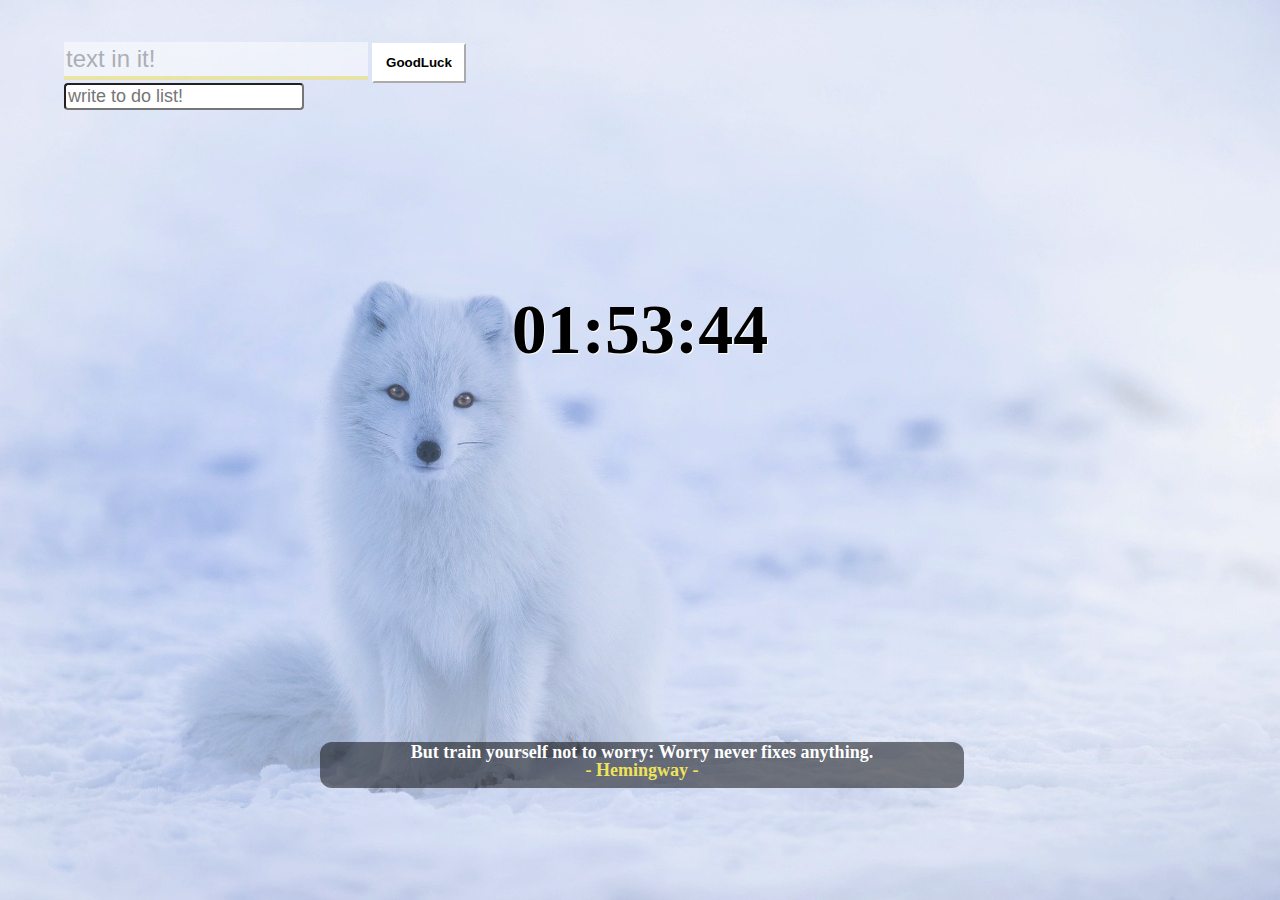
<file: index.html>
<!DOCTYPE html>
<html lang="ko">
<head>
    <meta charset="UTF-8">
    <meta http-equiv="X-UA-Compatible" content="IE=edge">
    <meta name="viewport" content="width=device-width, initial-scale=1.0">
    <title>momentum</title>
    <link rel="stylesheet" href="css/reset.css">

    <link rel="stylesheet" href="css/momentumstyle.css">

</head>
<body>

    <div id="weather">
        <span></span>
        <span></span>
    </div>
    <h2 id="clock">00:00</h2>
    
    <form div id="login-form">
        <input required maxlength="8" type="text" placeholder="text in it!" >
        <button>GoodLuck</button>
    </div></form>

    <h1 id="greeting" class="hidden bd-radi"></h1>
    <form id="todo-form">
        <input required type="text" placeholder="write to do list!">
    </form>
    <ul id="todo-list"></ul>




    <div id="quote" class="bd-radi">
        <span></span>
        <br>
        <span></span>
    </div>

    <script src="js/todo.js"></script>
    <script src="js/greeting.js"></script>
    <script src="js/clock.js"></script>
    <script src="js/quotes.js"></script>
    <script src="js/background.js"></script>
    <script src="js/weather.js"></script>
</body>
</html>
</file>
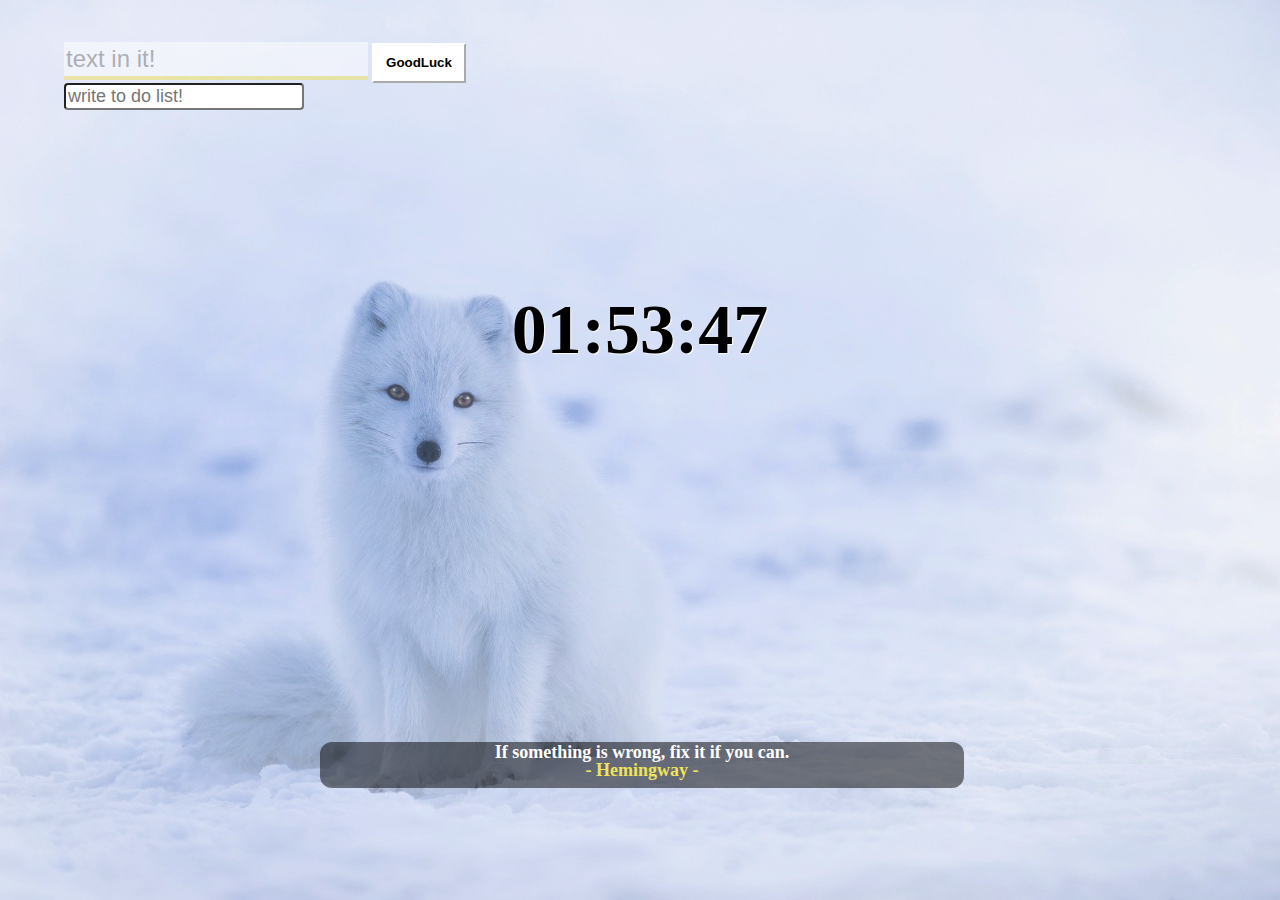
<file: momentum.html>
<!DOCTYPE html>
<html lang="ko">
<head>
    <meta charset="UTF-8">
    <meta http-equiv="X-UA-Compatible" content="IE=edge">
    <meta name="viewport" content="width=device-width, initial-scale=1.0">
    <title>momentum</title>
    <link rel="stylesheet" href="css/reset.css">

    <link rel="stylesheet" href="css/momentumstyle.css">

</head>
<body>

    <div id="weather">
        <span></span>
        <span></span>
    </div>
    <h2 id="clock">00:00</h2>
    
    <form div id="login-form">
        <input required maxlength="8" type="text" placeholder="text in it!" >
        <button>GoodLuck</button>
    </div></form>

    <h1 id="greeting" class="hidden bd-radi"></h1>
    <form id="todo-form">
        <input required type="text" placeholder="write to do list!">
    </form>
    <ul id="todo-list"></ul>




    <div id="quote" class="bd-radi">
        <span></span>
        <br>
        <span></span>
    </div>

    <script src="js/todo.js"></script>
    <script src="js/greeting.js"></script>
    <script src="js/clock.js"></script>
    <script src="js/quotes.js"></script>
    <script src="js/background.js"></script>
    <script src="js/weather.js"></script>
</body>
</html>
</file>
<file: css/momentumstyle.css>
/*font*/
    /*font*/
@font-face{
    font-family : NotoSans;
    font-weight : bold;
    src:url("../font/NotoSansCJKkr-Bold-Alphabetic.ttf") format("truetype"),
    url("../font/NotoSansCJKkr-Bold-Alphabetic.woff") format("woff"),
    url("../font/NotoSansCJKkr-Bold-Alphabetic.woff2") format("woff2"),
    url("../font/NotoSansCJKkr-Bold-Alphabetic.eot") format("eot");
}
@font-face{
    font-family : NotoSans;
    font-weight : 600;
    src:url("../font/NotoSansCJKkr-Medium-Alphabetic.ttf") format("truetype"),
    url("../font/NotoSansCJKkr-Medium-Alphabetic.woff") format("woff"),
    url("../font/NotoSansCJKkr-Medium-Alphabetic.woff2") format("woff2"),
    url("../font/NotoSansCJKkr-Medium-Alphabetic.eot") format("eot");
}
@font-face{
    font-family: Roboto;
    font-weight: bold;
    src:url("../font/Roboto-Bold.ttf") format("truetype"),
    url("../font/Roboto-Bold.woff") format("woff"),
    url("../font/Roboto-Bold.woff2") format("woff2"),
    url("../font/Roboto-Bold.eot") format("eot");
}
@font-face{
    font-family : Roboto;
    font-weight : 600;
    src:url("../font/Roboto-Medium.ttf") format("truetype"),
    url("../font/Roboto-Medium.woff") format("woff"),
    url("../font/Roboto-Medium.woff2") format("woff2"),
    url("../font/Roboto-Medium.eot") format("eot");
}
body{
    font-family: NotoSans;
    font-weight: 600;
}

    img {
    position:absolute;
    width:100%;
    height:100%;
    left: 0px;
    top: 0px;
    right:0px;
    bottom:0px;
    z-index: -1;
    opacity:80%;
    }
#weather{
    margin-top: 3.3%;
    margin-left:5%;
    margin-bottom: 3.3%;
    font-weight: 600;
    font-size: 24px;
    text-shadow: 1px 1px 1px #fff;
}
#clock{
    font-weight: 900;
    text-align: center;
    width: 400px;
    font-size: 70px;
    position:absolute;
    top:37%;
    left:50%;
    margin-top: -35px;
    margin-left: -200px;
    text-shadow: 1px 1px 1px #fff;
}

#login-form>input{
    width: 300px;
    height: 32px;
    border-top:none;
    border-left:none;
    border-right:none;
    border-bottom:4px solid #efe359;
    font-size: 24px;
    margin-left: 5%;
    opacity: 50%;
}
#login-form>button{
    width:94px;
    padding: 3px;
    height: 40px;
    font-weight: 900;
    text-align: center;
    background-color: #fff;
    border-color: #fff;
}
#todo-form{
    margin-left:5%;
}
#todo-form>input{
    font-size: 18px;
    border-radius: 4px;
}
ul{
    margin-left:5%;

}

li{ 
    width: 23%;
    background: rgba(0,0,0,0.5);
    border-radius: 4px;
    color: #fff;
    margin: 3px 1px;
    padding:2px;
}
ul>li>span{
    font-weight: 600;
    width:90%;
}

ul>li>button{
    width:36px;
    height: 36px;
    margin-left:90%;
    

}
#greeting{
    width:400px;
    height: 50px;
    margin: 10px 0px;
    display: inline;
    font-size: 36px;
    font-weight: 900;
    color: #dccc1c;
    text-shadow: 1px 1px 1px #111;
    text-align: center;
    position: absolute;
    top:25%;
    left: 50%;
    margin-left:-200px;
}
#quote{
    text-align: center;
    position:absolute;
    bottom: 12.5%;
    left:50%;
    margin-left:-25%;
    padding:2px 2px 8px;
    width: 50%;
    background: rgba(0,0,0,0.5);
    color: #fff;
    font-size: 18px;
    font-weight: 900;
}
#quote span:last-child{
    color: #efe359;
}
.bd-radi{
    border-radius: 12px;
}

.hidden{
    display: none;
};
</file>
